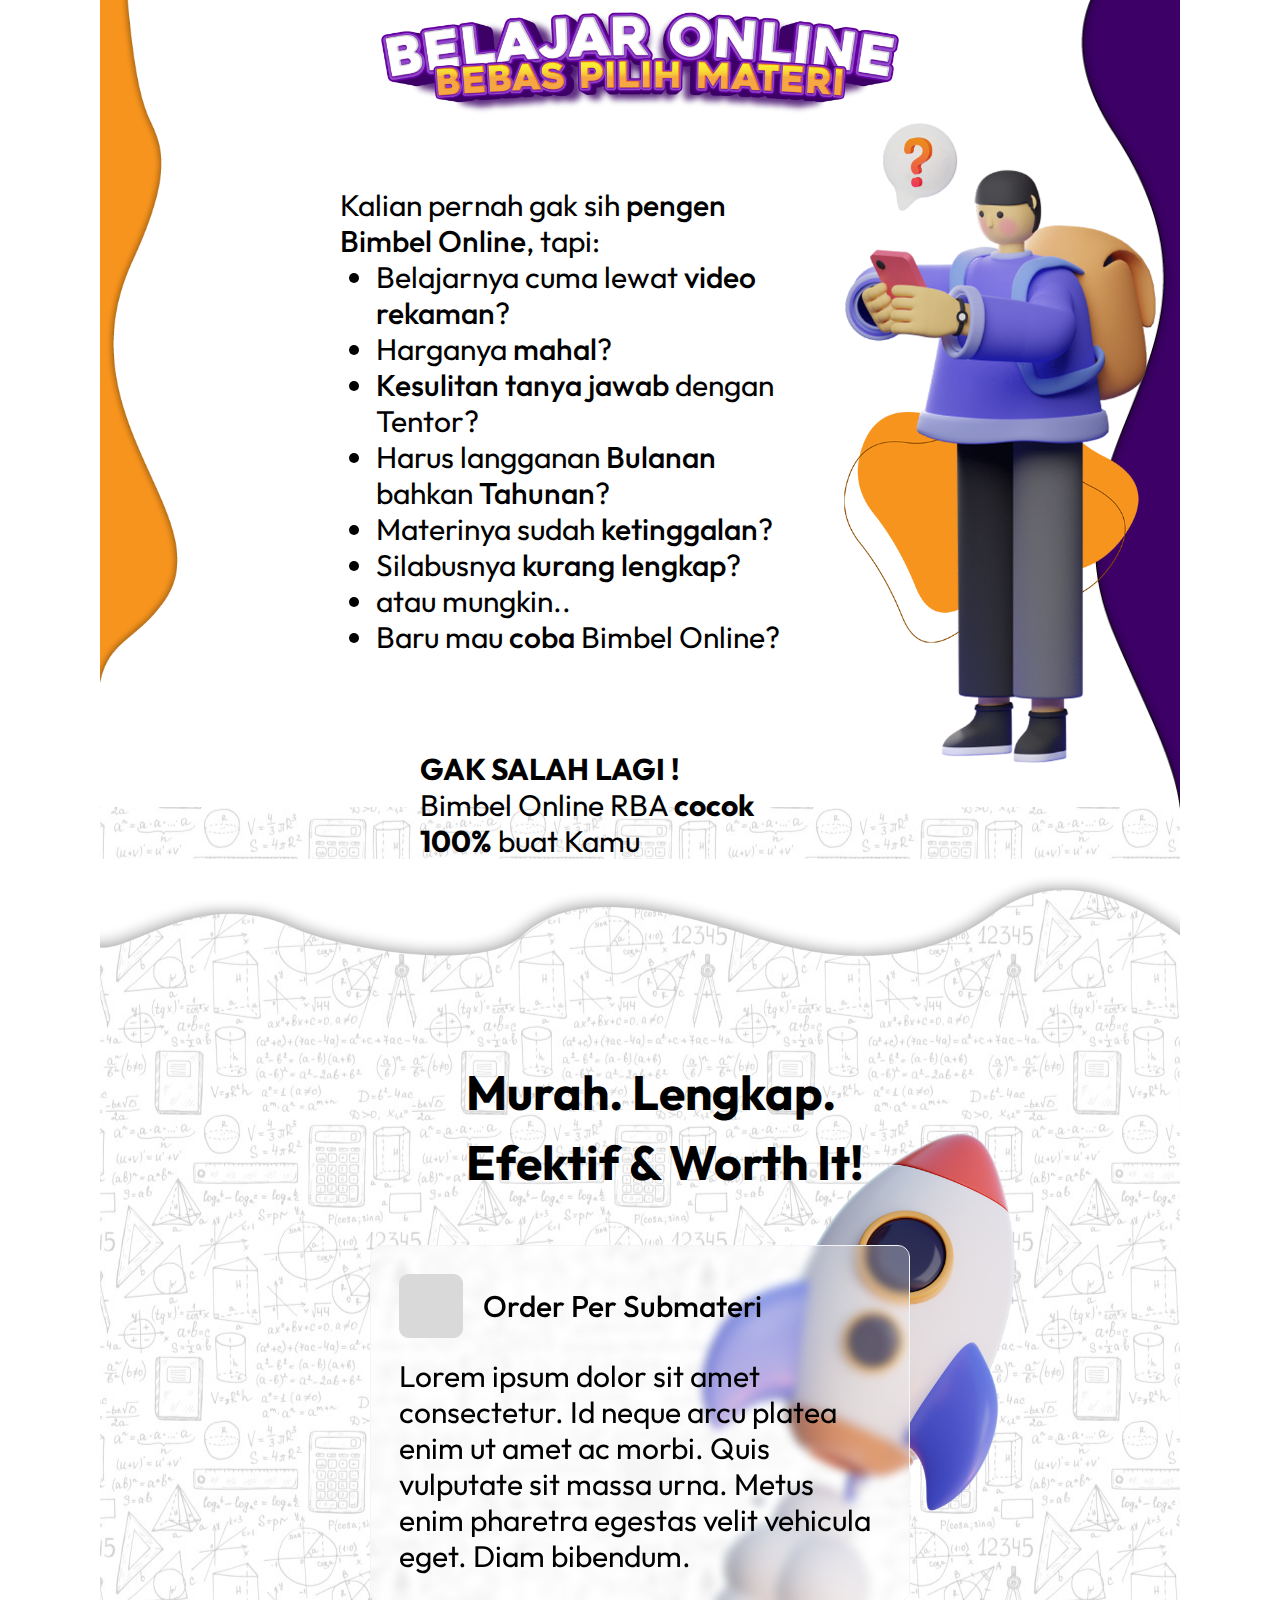
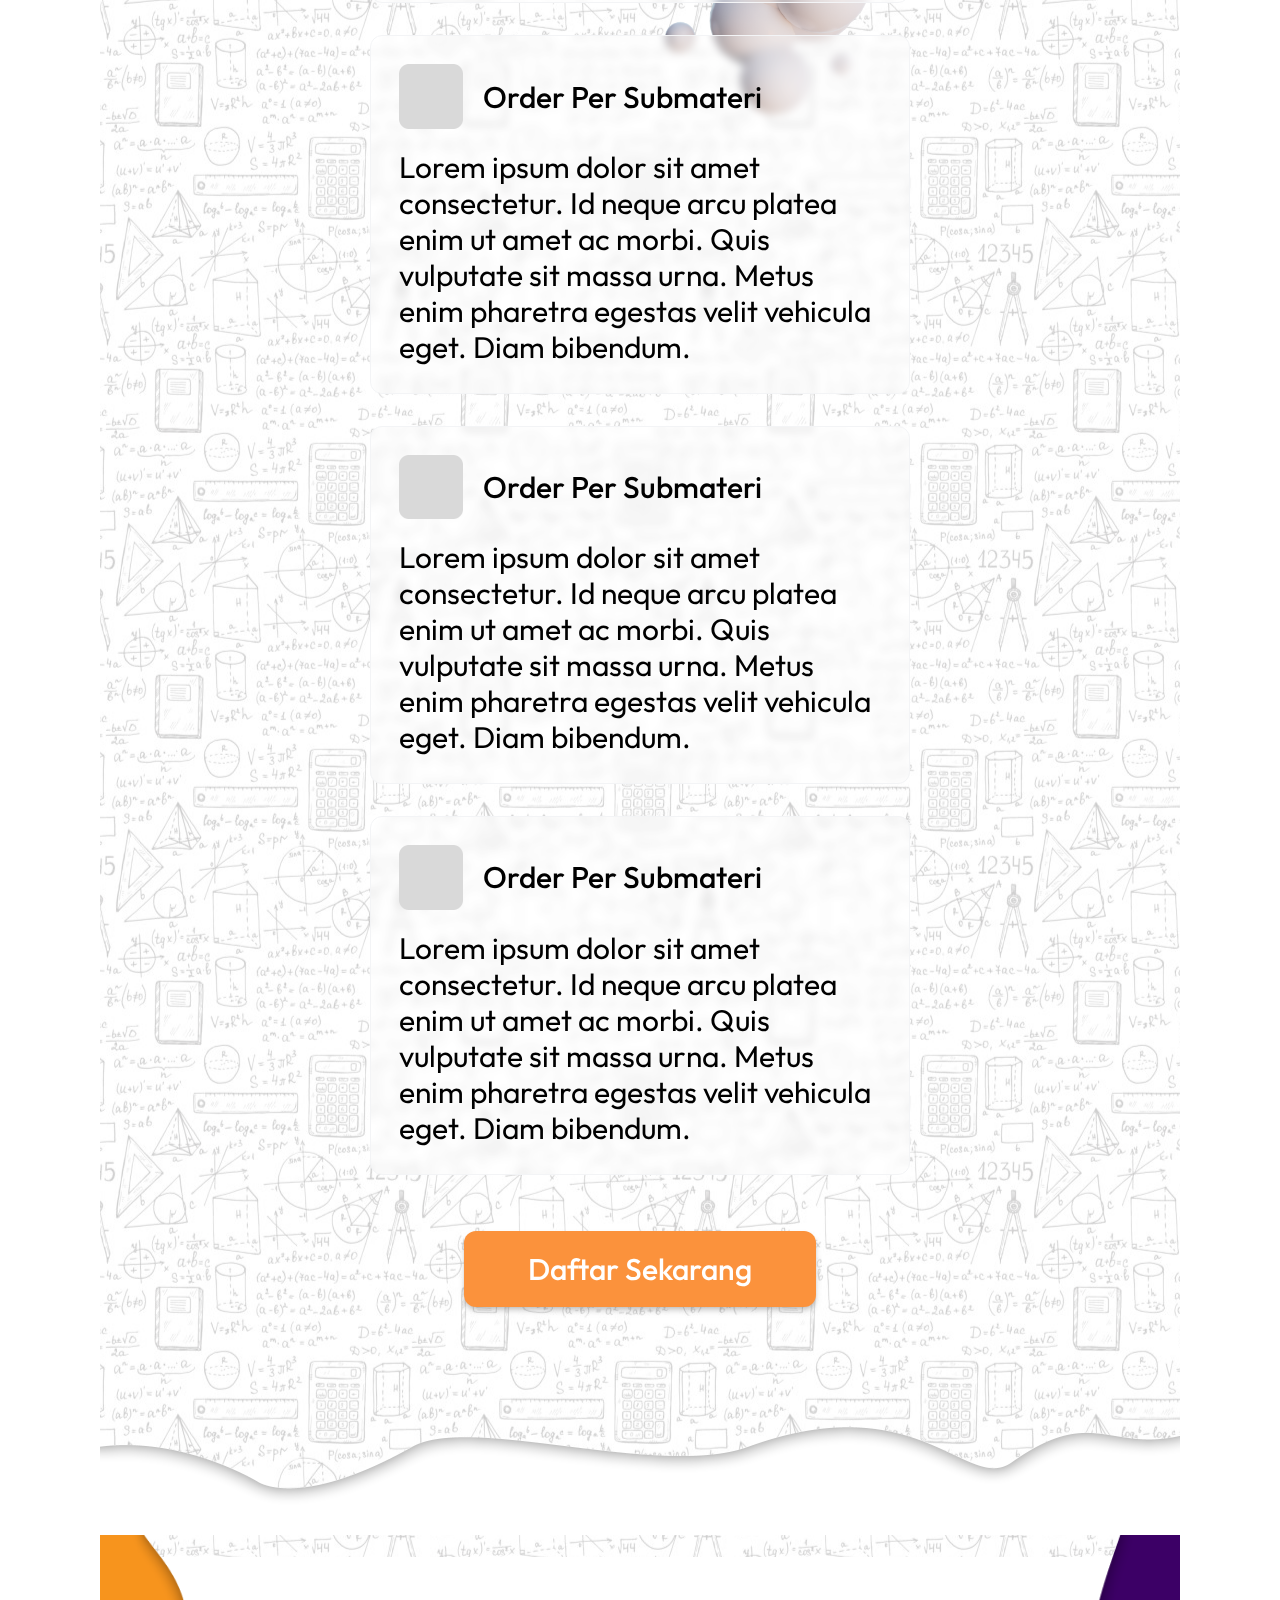
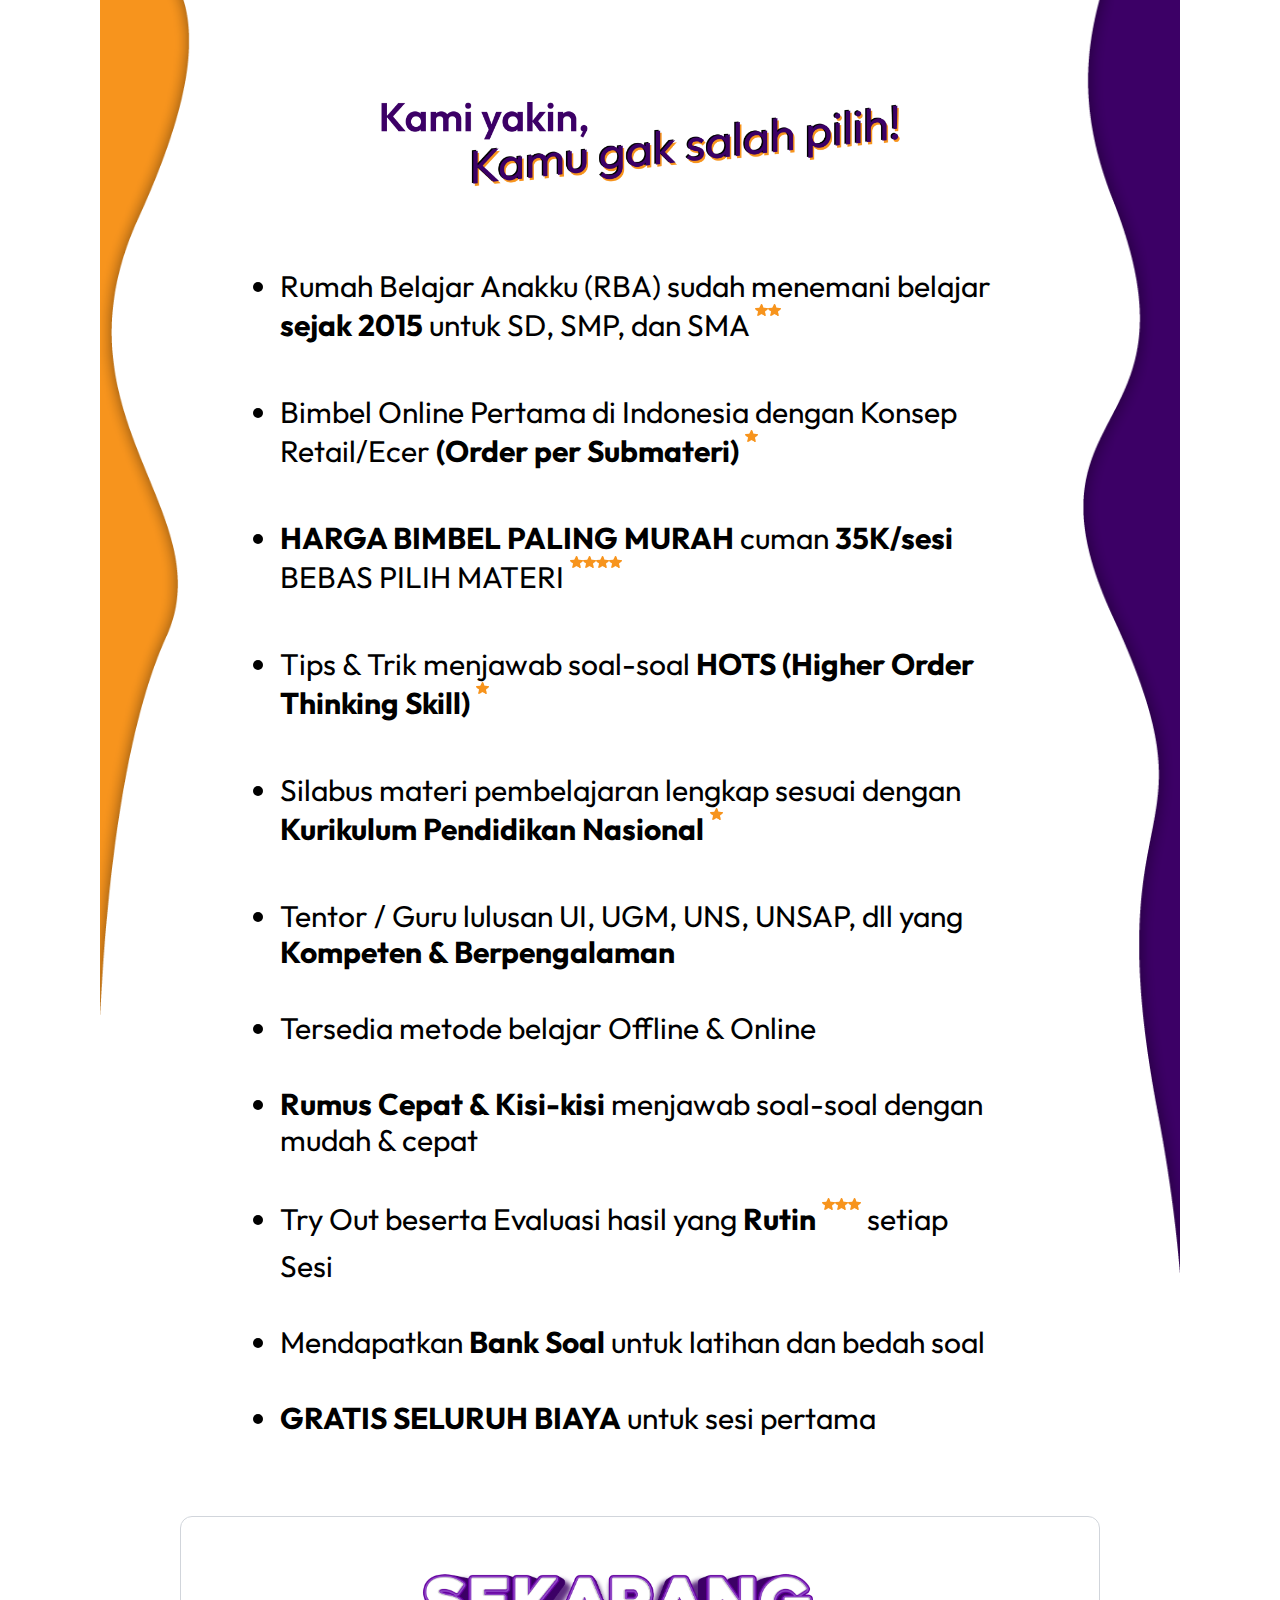
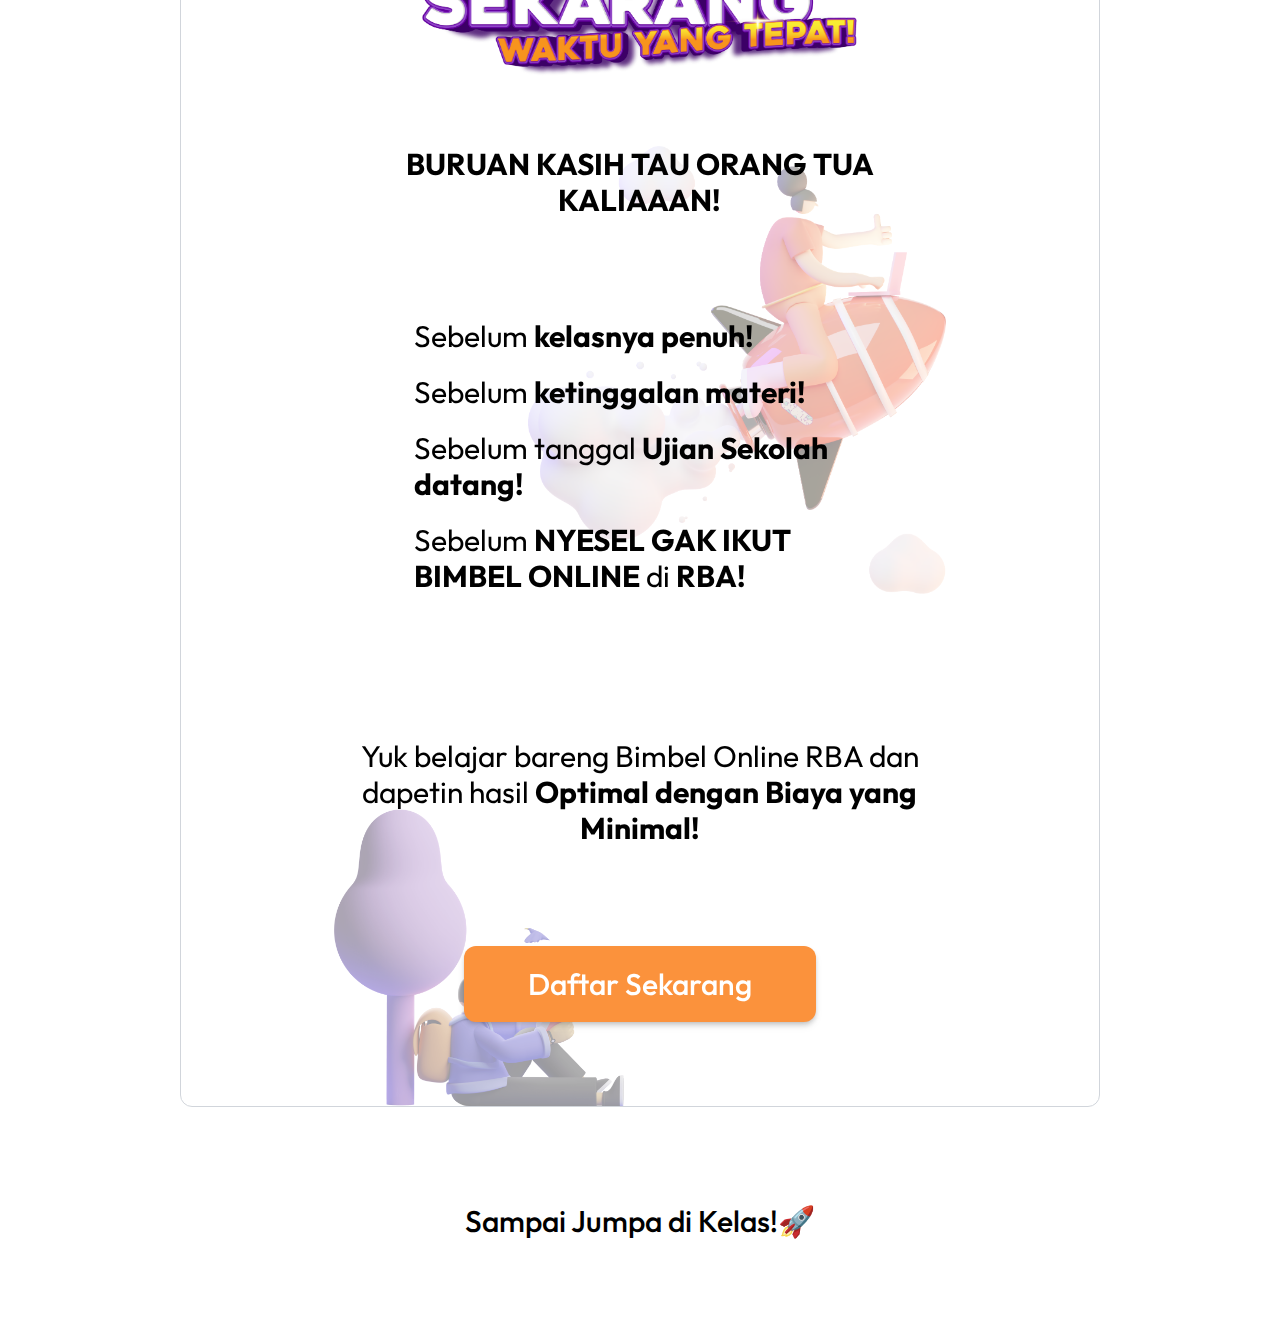
<file: index.html>
<!doctype html>
<html>

<head>
  <meta charset="UTF-8">
  <meta name="viewport" content="width=device-width, initial-scale=1.0">
  <!-- <script src="https://cdn.tailwindcss.com"></script>-->
  <script src="assets/js/tailwindcss.js"></script>


  <link rel="stylesheet" href="https://fonts.googleapis.com/css?family=Outfit%3A400%2C500%2C600%2C700" />
  <link rel="stylesheet" href="https://fonts.googleapis.com/css?family=Source+Sans+Pro%3A400%2C500%2C600%2C700" />
  <link rel="stylesheet" href="assets/css/style.css">
</head>

<div class="mx-auto max-w-[1080px]">
  <section class="bg-wave-tanya">
    <div class="items-center">
      <div class="flex items-center justify-center">
        <img class="mt-5 md:mt-0 w-3/4 xl:w-1/2" src="assets/images/belajar-online-bebas-pilih-materi-1.png">
      </div>

      <div class="grid grid-cols-3 justify-center">
        <div class="items-center col-span-2">
          <div class="mt-8 md:mt-16 grid grid-cols-7 xl:grid-cols-3">
            <div></div>
            <div class="col-span-6 xl:col-span-2 text-[10px] md:text-xl xl:text-3xl flex justify-end">
              <div class="pr-2">
                <p>Kalian pernah gak sih <b class="font-medium">pengen Bimbel Online</b>, tapi:</p>
                <ul class="list-disc pl-7 md:pl-9">
                  <li>Belajarnya cuma lewat <b class="font-medium">video rekaman</b>?</li>
                  <li>Harganya <b class="font-medium">mahal</b>?</li>
                  <li><b class="font-medium">Kesulitan tanya jawab</b> dengan Tentor?</li>
                  <li>Harus langganan <b class="font-medium">Bulanan</b> bahkan <b class="font-medium">Tahunan</b>?</li>
                  <li>Materinya sudah <b class="font-medium">ketinggalan</b>?</li>
                  <li>Silabusnya <b class="font-medium">kurang lengkap</b>?</li>
                  <li>atau mungkin..</li>
                  <li>Baru mau <b class="font-medium">coba</b> Bimbel Online?</li>
                </ul>
                <div class="ml-10 md:ml-20 mt-5 md:mt-10 xl:mt-24">
                  <p><b>GAK SALAH LAGI !</b></p>
                  <p>Bimbel Online RBA <b>cocok 100%</b> buat Kamu</p>
                </div>
              </div>
            </div>
          </div>
        </div>
        <!-- <div class="invisible md:visible bg-contain bg-no-repeat bg-[url(assets/images/blop.png)] h-[104%] xl:h-[110%]">
          <div class="zoom-on-start h-full bg-contain bg-no-repeat bg-[url(assets/images/saly-14-1.png)]">
          </div>
        </div> -->

        <div class="bg-contain bg-no-repeat bg-[url(assets/images/blop.png)] h-[70%] md:h-[104%] xl:h-[110%]">
          <div class="zoom-on-start h-full bg-contain bg-no-repeat bg-[url(assets/images/saly-14-1.png)]">
          </div>
        </div>
      </div>


      <!-- <div class="visible md:invisible w-full h-[100px]">
        <div class="bg-center bg-contain bg-no-repeat bg-[url(assets/images/blop.png)] h-[104%]">
          <div class="bg-center zoom-on-start h-full bg-contain bg-no-repeat bg-[url(assets/images/saly-14-1.png)]">
          </div>
        </div>
      </div> -->

    </div>
  </section>



  <img class="w-full mb-[-30px] md:mb-[-50px] xl:mb-[-150px]" src="assets/images/wave-full-top.gif" />


  <section class="bg-pattern pb-[50px] md:pb-[100px] xl:pb-[250px] pt-[30px] md:pt-[50px] xl:pt-[150px]">

    <div class="flex items-center justify-center">
      <h2
        class="w-full md:w-3/4 xl:w-1/2 pl-5 md:pl-10 xl:pl-24 pt-[30px] md:pt-[100px] mb-0 md:mb-10 text-2xl md:text-5xl font-bold leading-[40px] md:leading-[70px]">
        Murah. Lengkap.
        <br>Efektif & Worth It!
      </h2>
    </div>


    <div class="flex items-center justify-center">
      <div class="absolute w-[150px] md:w-[250px] md:w-[300px] lg:w-[350px] ml-[200px] md:ml-[380px] lg:ml-[400px]">
        <img class="object-contain" src="assets/images/rocket-icon.png">
      </div>
      <div class="flex items-center justify-center">
        <div
          class="w-full md:w-3/4 xl:w-1/2 p-2 m-2 bg-gray-600 rounded-xl bg-clip-padding backdrop-filter backdrop-blur-sm bg-white/30 bg-opacity-10 border border-gray-100">
          <div class="grid grid-cols-5 justify-evenly">
            <img class="p-1 md:p-5 object-cover w-full rounded-md" src="assets/images/profile.png">
            <p class="text-sm md:text-xl xl:text-3xl flex items-center col-span-3 card-head-text font-medium">
              Order Per Submateri
            </p>
          </div>
          <p class="text-sm md:text-xl xl:text-3xl px-2 md:px-5 pb-2 md:pb-5 card-text">
            Lorem ipsum dolor sit amet consectetur.
            Id neque arcu platea enim ut amet ac morbi.
            Quis vulputate sit massa urna.
            Metus enim pharetra egestas velit vehicula eget.
            Diam bibendum.
          </p>
        </div>
      </div>
    </div>

    <div class="mt-0 md:mt-4 flex items-center justify-center">
      <div
        class="w-full md:w-3/4 xl:w-1/2 p-2 m-2 bg-gray-600 rounded-xl bg-clip-padding backdrop-filter backdrop-blur-sm bg-white/30 bg-opacity-10 border border-gray-100">
        <div class="grid grid-cols-5 justify-evenly">
          <img class="p-1 md:p-5 object-cover w-full rounded-md" src="assets/images/profile.png">
          <p class="text-sm md:text-xl xl:text-3xl flex items-center col-span-3 card-head-text font-medium">
            Order Per Submateri
          </p>
        </div>
        <p class="text-sm md:text-xl xl:text-3xl px-2 md:px-5 pb-2 md:pb-5 card-text">
          Lorem ipsum dolor sit amet consectetur.
          Id neque arcu platea enim ut amet ac morbi.
          Quis vulputate sit massa urna.
          Metus enim pharetra egestas velit vehicula eget.
          Diam bibendum.
        </p>
      </div>
    </div>

    <div class="mt-0 md:mt-4 flex items-center justify-center">
      <div
        class="w-full md:w-3/4 xl:w-1/2 p-2 m-2 bg-gray-600 rounded-xl bg-clip-padding backdrop-filter backdrop-blur-sm bg-white/30 bg-opacity-10 border border-gray-100">
        <div class="grid grid-cols-5 justify-evenly">
          <img class="p-1 md:p-5 object-cover w-full rounded-md" src="assets/images/profile.png">
          <p class="text-sm md:text-xl xl:text-3xl flex items-center col-span-3 card-head-text font-medium">
            Order Per Submateri
          </p>
        </div>
        <p class="text-sm md:text-xl xl:text-3xl px-2 md:px-5 pb-2 md:pb-5 card-text">
          Lorem ipsum dolor sit amet consectetur.
          Id neque arcu platea enim ut amet ac morbi.
          Quis vulputate sit massa urna.
          Metus enim pharetra egestas velit vehicula eget.
          Diam bibendum.
        </p>
      </div>
    </div>

    <div class="mt-0 md:mt-4 flex items-center justify-center">
      <div
        class="w-full md:w-3/4 xl:w-1/2 p-2 m-2 bg-gray-600 rounded-xl bg-clip-padding backdrop-filter backdrop-blur-sm bg-white/30 bg-opacity-10 border border-gray-100">
        <div class="grid grid-cols-5 justify-evenly">
          <img class="p-1 md:p-5 object-cover w-full rounded-md" src="assets/images/profile.png">
          <p class="text-sm md:text-xl xl:text-3xl flex items-center col-span-3 card-head-text font-medium">
            Order Per Submateri
          </p>
        </div>
        <p class="text-sm md:text-xl xl:text-3xl px-2 md:px-5 pb-2 md:pb-5 card-text">
          Lorem ipsum dolor sit amet consectetur.
          Id neque arcu platea enim ut amet ac morbi.
          Quis vulputate sit massa urna.
          Metus enim pharetra egestas velit vehicula eget.
          Diam bibendum.
        </p>
      </div>
    </div>

    <div class="mt-5 md:mt-12 flex items-center justify-center">
      <button
        class="bg-orange-400 hover:bg-orange-500 text-white font-medium py-3 md:py-5 px-7 md:px-16 text-sm md:text-xl xl:text-3xl rounded-xl drop-shadow-md shadow-md">
        Daftar Sekarang
      </button>
    </div>
  </section>
  <img class="w-full  mt-[-30px] md:mt-[-90px] xl:mt-[-150px]" src="assets/images/wave-full-bot.gif" />


  <section class="bg-wave-service">
    <div class="flex items-center justify-center">
      <img class="mt-[10px] md:mt-[50px] xl:mt-[150px] w-3/4 xl:w-1/2" src="assets/images/pilih.png">
    </div>
    <div class="mt-5 flex items-center justify-center">
      <div class="w-2/3 items-center">
        <div class="flex justify-end">
          <ul class="text-sm md:text-xl xl:text-3xl list-disc">
            <li class="mt-2 md:mt-10">Rumah Belajar Anakku (RBA) sudah menemani belajar <b>sejak 2015</b> untuk SD,
              SMP,
              dan SMA <img class="inline h-8 md:h-full" src="assets/images/star.png" /><img class="inline h-8 md:h-full"
                src="assets/images/star.png" /></li>
            <li class="mt-2 md:mt-10">Bimbel Online Pertama di Indonesia dengan Konsep Retail/Ecer <b>(Order per
                Submateri)</b> <img class="inline h-8 md:h-full" src="assets/images/star.png" /></li>
            <li class="mt-2 md:mt-10"><b>HARGA BIMBEL PALING MURAH</b> cuman <b>35K/sesi</b> BEBAS PILIH MATERI <img
                class="inline h-8 md:h-full" src="assets/images/star.png" /><img class="inline h-8 md:h-full"
                src="assets/images/star.png" /><img class="inline h-8 md:h-full" src="assets/images/star.png" /><img
                class="inline h-8 md:h-full" src="assets/images/star.png" /></li>
            <li class="mt-2 md:mt-10">Tips & Trik menjawab soal-soal <b>HOTS (Higher Order Thinking Skill) <img
                  class="inline h-8 md:h-full" src="assets/images/star.png" /></b></li>
            <li class="mt-2 md:mt-10">Silabus materi pembelajaran lengkap sesuai dengan <b>Kurikulum Pendidikan
                Nasional</b> <img class="inline h-8 md:h-full" src="assets/images/star.png" /></li>
            <li class="mt-2 md:mt-10">Tentor / Guru lulusan UI, UGM, UNS, UNSAP, dll yang <b>Kompeten &
                Berpengalaman</b>
            </li>
            <li class="mt-2 md:mt-10">Tersedia metode belajar Offline & Online</li>
            <li class="mt-2 md:mt-10"><b>Rumus Cepat & Kisi-kisi</b> menjawab soal-soal dengan mudah & cepat</li>
            <li class="mt-2 md:mt-10">Try Out beserta Evaluasi hasil yang <b>Rutin</b> <img class="inline h-8 md:h-full"
                src="assets/images/star.png" /><img class="inline h-8 md:h-full" src="assets/images/star.png" /><img
                class="inline h-8 md:h-full" src="assets/images/star.png" />
              setiap Sesi</li>
            <li class="mt-2 md:mt-10">Mendapatkan <b>Bank Soal</b> untuk latihan dan bedah soal</li>
            <li class="mt-2 md:mt-10"><b>GRATIS SELURUH BIAYA</b> untuk sesi pertama</li>
          </ul>
        </div>
      </div>
    </div>
  </section>

  <section class="mt-5 md:mt-20">
    <div
      class="m-5 md:m-5 xl:m-20 flex items-center justify-center bg-gray-600 rounded-xl bg-clip-padding backdrop-filter backdrop-blur-sm bg-white/30 bg-opacity-10 border border-gray-300">
      <div class="w-11/12 md:w-11/12 xl:w-2/3 lg:w-1/2">

        <div class="flex items-center justify-center">
          <img class="pt-6 md:pt-12 md:px-20 w-full" src="assets/images/text-sekarang.png">
        </div>

        <div class="bg-right bg-contain bg-no-repeat bg-[url(assets/images/saly-1.png)]">
          <p class="mt-8 md:mt-16 md:px-5 pb-5 text-sm md:text-xl xl:text-3xl card-text font-bold text-center">
            BURUAN KASIH TAU ORANG TUA KALIAAAN!
          </p>

          <ul class="md:px-20 mt-5 md:mt-20 text-sm md:text-xl xl:text-3xl">
            <li class="mt-2 md:mt-5">Sebelum <b>kelasnya penuh!</b>
            </li>
            <li class="mt-2 md:mt-5">Sebelum <b>ketinggalan materi!</b></li>
            <li class="mt-2 md:mt-5">Sebelum tanggal <b>Ujian Sekolah datang!</b></li>
            <li class="mt-2 md:mt-5">Sebelum <b>NYESEL GAK IKUT BIMBEL ONLINE</b> di <b>RBA!</b></li>
          </ul>
        </div>

        <div class="bg-left-bottom bg-contain bg-no-repeat bg-[url(assets/images/saly-16.png)]">
          <p class="text-sm md:text-xl xl:text-3xl mt-20 md:mt-36 px-5 pb-5 card-text text-center">
            Yuk belajar bareng Bimbel Online RBA dan dapetin hasil
            <b>Optimal dengan Biaya yang Minimal!</b>
          </p>

          <div class="my-20 flex items-center justify-center">
            <button
              class="bg-orange-400 hover:bg-orange-500 text-white font-medium py-3 md:py-5 px-7 md:px-16 text-sm md:text-xl xl:text-3xl rounded-xl drop-shadow-md shadow-md">
              Daftar Sekarang
            </button>
          </div>
          <div class="h-1"></div>
        </div>

      </div>
    </div>
  </section>

  <section class="my-10 md:my-24">
    <div class="flex items-center justify-center">
      <div class="flex items-center justify-center">
        <p class="text-sm md:text-xl xl:text-3xl flex items-center col-span-3 card-head-text font-medium">
          Sampai Jumpa di Kelas!🚀
        </p>
      </div>
    </div>
  </section>
</body>

</html>
</file>
<file: assets/css/style.css>
* {
    font-family: Outfit, 'Source Sans Pro';
}

.bg-pattern {
    background-image: url('../images/math.png');
    background-repeat: repeat;
    background-size: 100;
    background-position: center;
}

.bg-wave-tanya {
    background-image: url('../images/bg-wave-tanya-left.gif'), url('../images/bg-wave-tanya-right.gif');
    background-position: left top,right top;
    background-size: auto 80%, auto 100%;
    background-repeat: no-repeat, no-repeat;
}

.bg-wave-service {
    background-image: url('../images/bg-wave-service-left.gif'), url('../images/bg-wave-service-right.gif');
    background-position: left top,right top;
    background-size: auto 80%, auto 100%;
    background-repeat: no-repeat, no-repeat;
}

@keyframes zoom {
    0% {
        transform: scale(0.5);
    }

    100% {
        transform: scale(1);
    }
}

.zoom-on-start {
    animation: zoom 1s forwards;
}

p {
    font-family: Outfit, 'Source Sans Pro';
}

button {
    font-family: Outfit, 'Source Sans Pro';
}

.card-text {
    font-family: Outfit, 'Source Sans Pro';
}

.card-head-text {
    font-family: Outfit, 'Source Sans Pro';
}

li {
    font-family: Outfit, 'Source Sans Pro';
}

h2 {
    font-family: Outfit, 'Source Sans Pro';
}
</file>
